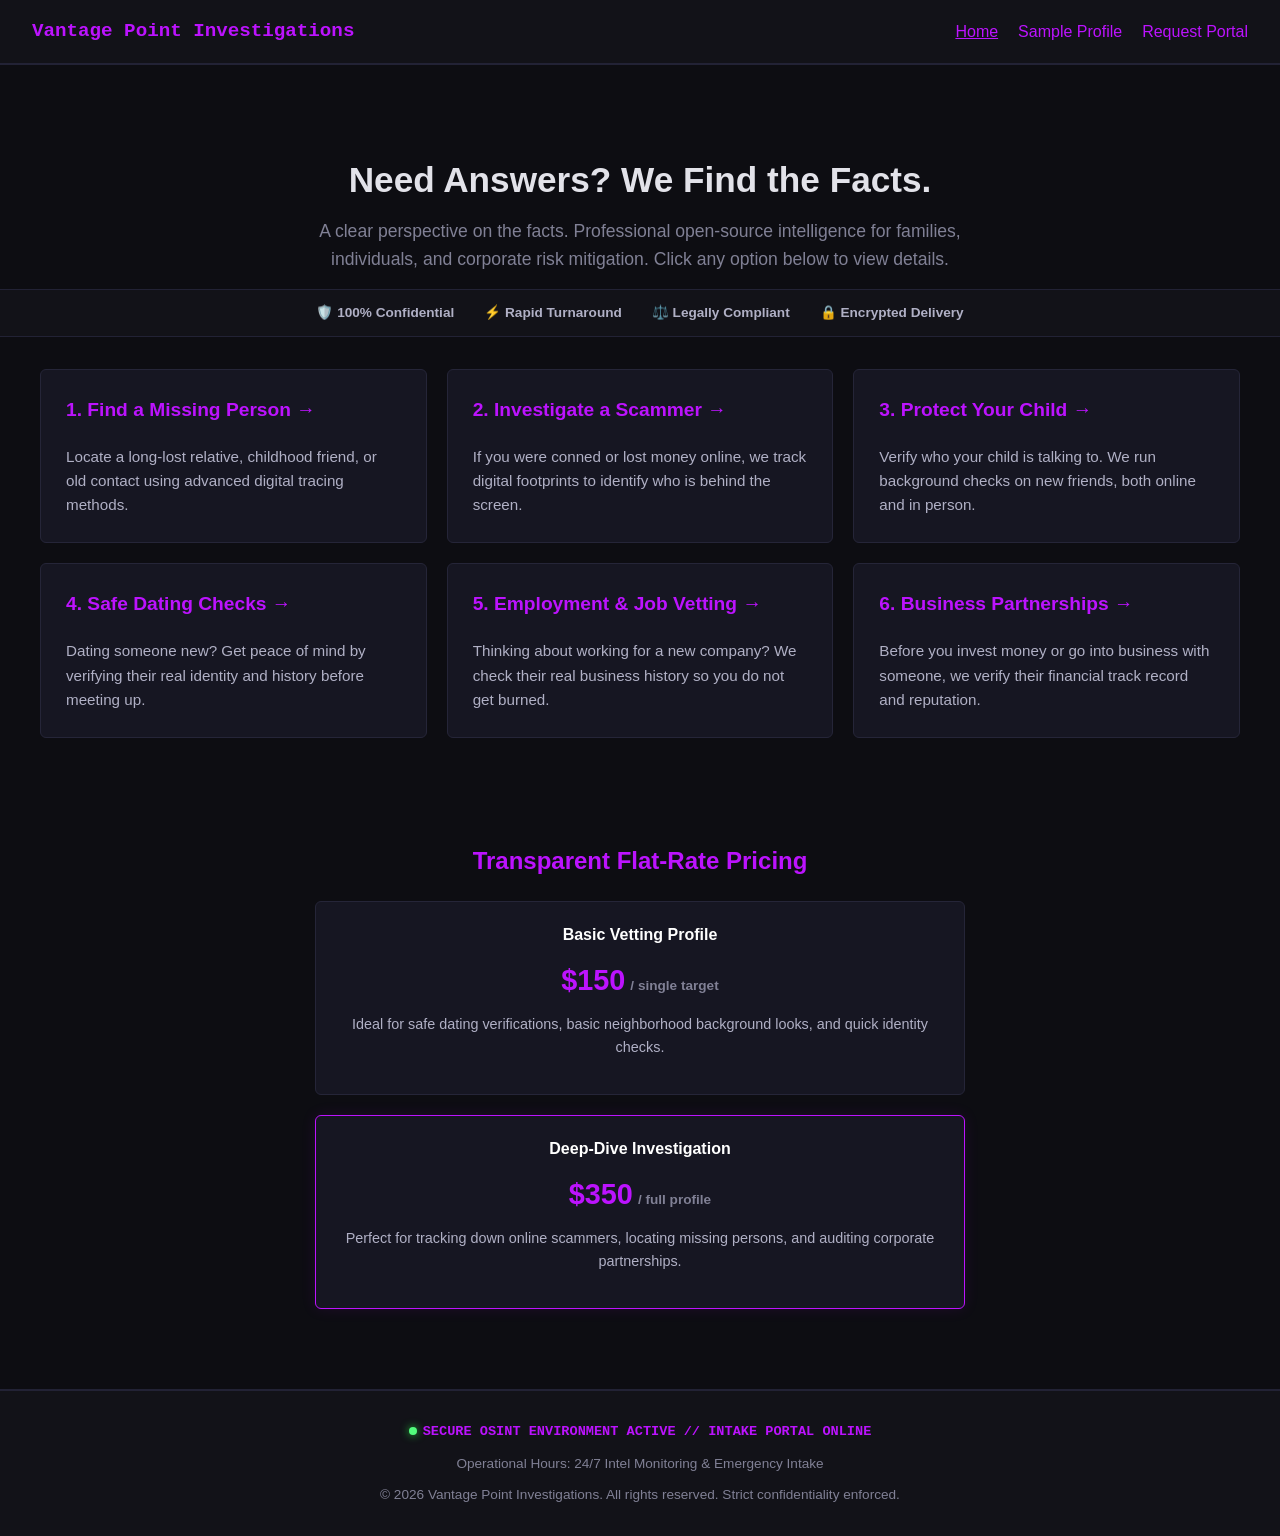
<file: index.html>
<!DOCTYPE html>
<html lang="en">
<head>
    <meta charset="UTF-8">
    <meta name="viewport" content="width=device-width, initial-scale=1.0">
    <title>Vantage Point Investigations | Private OSINT Services</title>
    <link rel="stylesheet" href="styles.css">
</head>
<body>
    <nav>
        <div class="logo">Vantage Point Investigations</div>
        <ul>
            <li><a href="index.html" class="active">Home</a></li>
            <li><a href="methodology.html">Sample Profile</a></li>
            <li><a href="services.html">Request Portal</a></li>
        </ul>
    </nav>

    <header class="hero">
        <h1>Need Answers? We Find the Facts.</h1>
        <p class="subtitle">A clear perspective on the facts. Professional open-source intelligence for families, individuals, and corporate risk mitigation. Click any option below to view details.</p>
    </header>

    <!-- Professional Trust Badges Layer -->
    <section class="trust-strip">
        <div class="badge-item">🛡️ 100% Confidential</div>
        <div class="badge-item">⚡ Rapid Turnaround</div>
        <div class="badge-item">⚖️ Legally Compliant</div>
        <div class="badge-item">🔒 Encrypted Delivery</div>
    </section>

    <main>
        <section class="use-cases">
            <a href="services.html" class="case-card">
                <h3>1. Find a Missing Person →</h3>
                <p>Locate a long-lost relative, childhood friend, or old contact using advanced digital tracing methods.</p>
            </a>
            <a href="services.html" class="case-card">
                <h3>2. Investigate a Scammer →</h3>
                <p>If you were conned or lost money online, we track digital footprints to identify who is behind the screen.</p>
            </a>
            <a href="services.html" class="case-card">
                <h3>3. Protect Your Child →</h3>
                <p>Verify who your child is talking to. We run background checks on new friends, both online and in person.</p>
            </a>
            <a href="services.html" class="case-card">
                <h3>4. Safe Dating Checks →</h3>
                <p>Dating someone new? Get peace of mind by verifying their real identity and history before meeting up.</p>
            </a>
            <a href="services.html" class="case-card">
                <h3>5. Employment &amp; Job Vetting →</h3>
                <p>Thinking about working for a new company? We check their real business history so you do not get burned.</p>
            </a>
            <a href="services.html" class="case-card">
                <h3>6. Business Partnerships →</h3>
                <p>Before you invest money or go into business with someone, we verify their financial track record and reputation.</p>
            </a>
        </section>

        <!-- Pricing Transparency Component -->
        <section class="portal-container" style="margin-top: 2rem; margin-bottom: 2rem;">
            <h2 class="purple-txt" style="text-align: center;">Transparent Flat-Rate Pricing</h2>
            <div class="pricing-grid">
                <div class="price-card">
                    <h4>Basic Vetting Profile</h4>
                    <div class="price-amount">$150<span>/ single target</span></div>
                    <p>Ideal for safe dating verifications, basic neighborhood background looks, and quick identity checks.</p>
                </div>
                <div class="price-card popular">
                    <h4>Deep-Dive Investigation</h4>
                    <div class="price-amount">$350<span>/ full profile</span></div>
                    <p>Perfect for tracking down online scammers, locating missing persons, and auditing corporate partnerships.</p>
                </div>
            </div>
        </section>
    </main>

    <footer>
        <div class="footer-content">
            <div class="footer-status"><span class="secure-dot"></span>SECURE OSINT ENVIRONMENT ACTIVE // INTAKE PORTAL ONLINE</div>
            <div>Operational Hours: 24/7 Intel Monitoring &amp; Emergency Intake</div>
            <div>&copy; 2026 Vantage Point Investigations. All rights reserved. Strict confidentiality enforced.</div>
        </div>
    </footer>
</body>
</html>
</file>
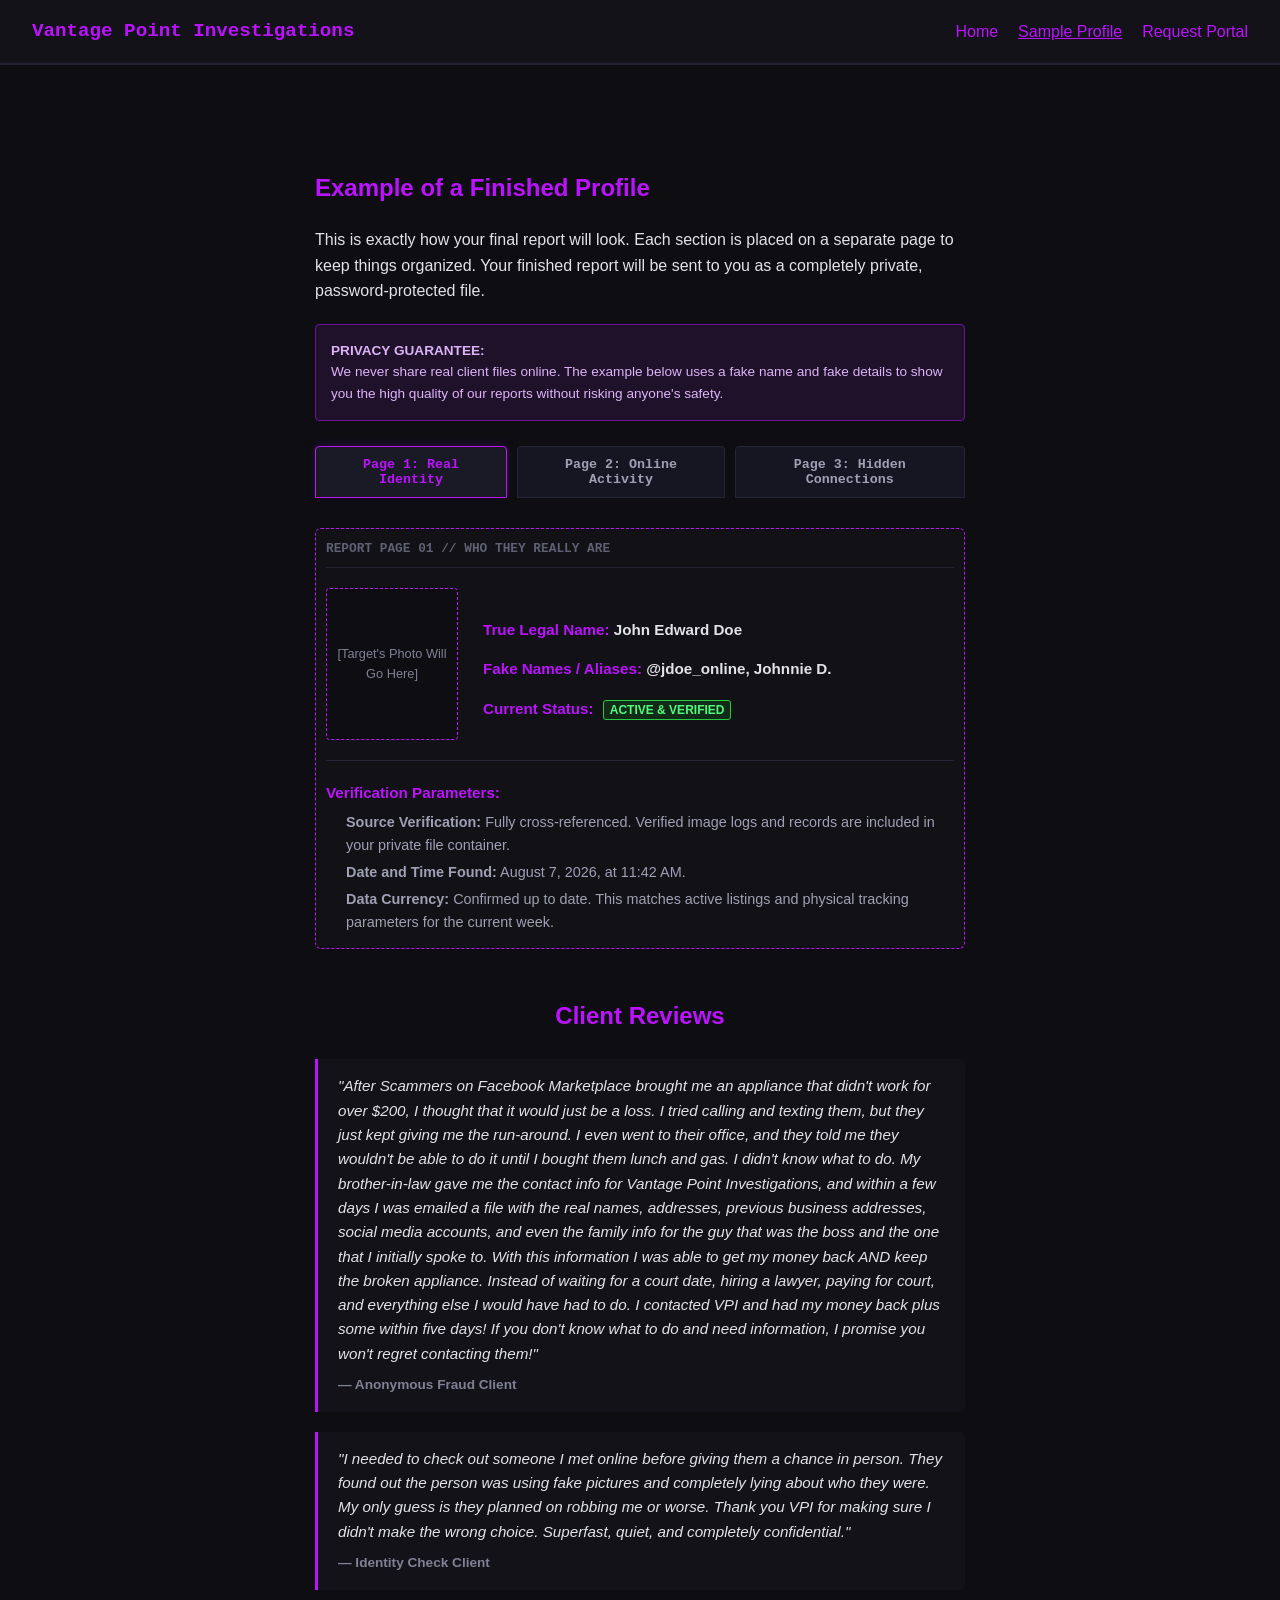
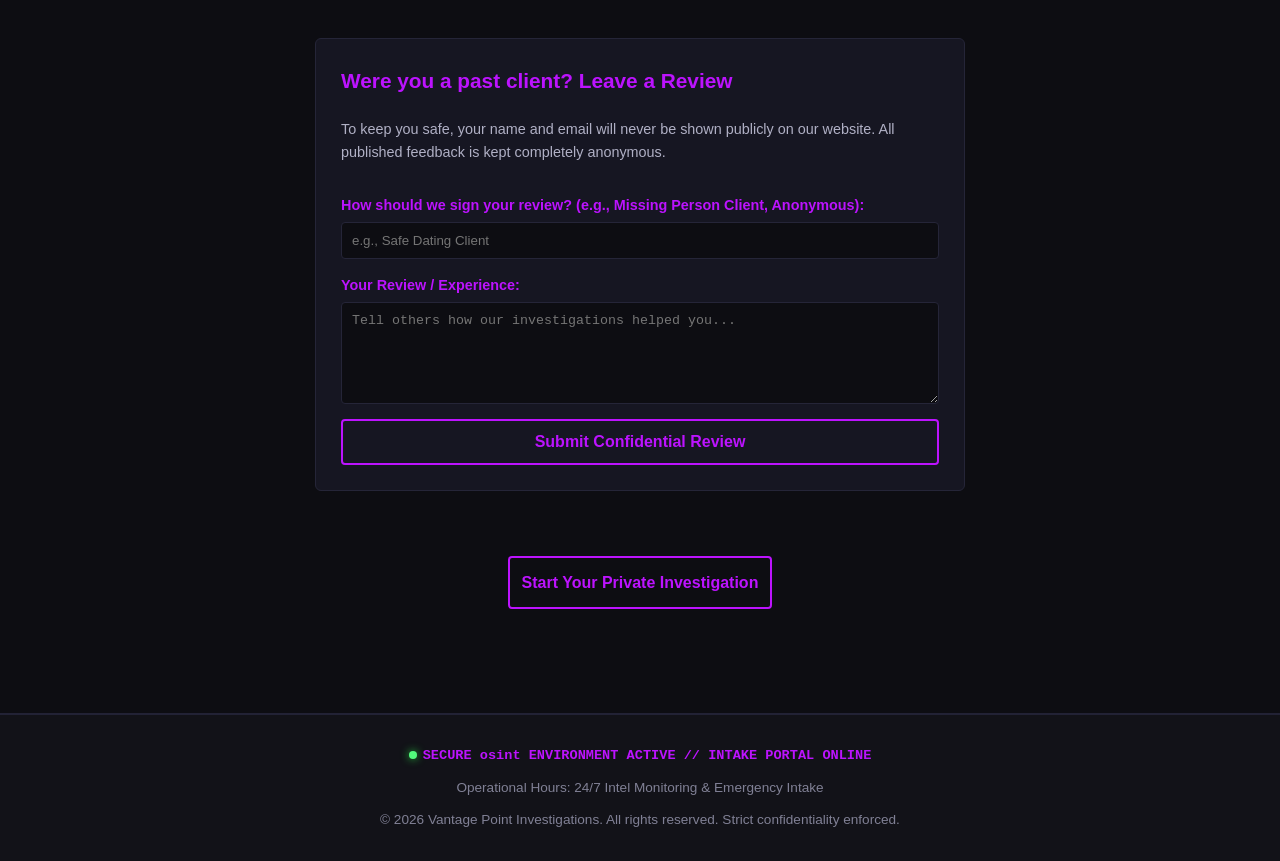
<file: methodology.html>
<!DOCTYPE html>
<!--suppress ALL -->
<html lang="en">
<head>
    <meta charset="UTF-8">
    <meta name="viewport" content="width=device-width, initial-scale=1.0">
    <title>Sample Investigation Profile</title>
    <link rel="stylesheet" href="styles.css">
</head>
<body>
    <nav>
        <div class="logo">Vantage Point Investigations</div>
        <ul>
            <li><a href="index.html">Home</a></li>
            <li><a href="methodology.html" class="active">Sample Profile</a></li>
            <li><a href="services.html">Request Portal</a></li>
        </ul>
    </nav>

    <main class="portal-container">
        <h2 class="purple-txt">Example of a Finished Profile</h2>
        <p>This is exactly how your final report will look. Each section is placed on a separate page to keep things organized. Your finished report will be sent to you as a completely private, password-protected file.</p>

        <div class="disclosure-box">
            <strong>PRIVACY GUARANTEE:</strong><br>
            We never share real client files online. The example below uses a fake name and fake details to show you the high quality of our reports without risking anyone's safety.
        </div>

        <div class="tab-navigation">
            <button class="tab-btn active" onclick="switchPage(event, 'page1')">Page 1: Real Identity</button>
            <button class="tab-btn" onclick="switchPage(event, 'page2')">Page 2: Online Activity</button>
            <button class="tab-btn" onclick="switchPage(event, 'page3')">Page 3: Hidden Connections</button>
        </div>

        <section class="blueprint-window">
            <div id="page1" class="document-page active">
                <div class="page-meta">REPORT PAGE 01 // WHO THEY REALLY ARE</div>
                <div class="target-profile-header">
                    <div class="target-picture">
                        <span>[Target's Photo Will Go Here]</span>
                    </div>
                    <div class="target-core-data">
                        <p class="bp-line"><span class="purple-txt">True Legal Name:</span> John Edward Doe</p>
                        <p class="bp-line"><span class="purple-txt">Fake Names / Aliases:</span> @jdoe_online, Johnnie D.</p>
                        <p class="bp-line"><span class="purple-txt">Current Status:</span> <span class="status-tag active">ACTIVE &amp; VERIFIED</span></p>
                    </div>
                </div>
                <hr class="cyber-hr">
                <p class="bp-line"><span class="purple-txt">Verification Parameters:</span></p>
                <p class="bp-subline"><strong>Source Verification:</strong> Fully cross-referenced. Verified image logs and records are included in your private file container.</p>
                <p class="bp-subline"><strong>Date and Time Found:</strong> August 7, 2026, at 11:42 AM.</p>
                <p class="bp-subline"><strong>Data Currency:</strong> Confirmed up to date. This matches active listings and physical tracking parameters for the current week.</p>
            </div>

            <div id="page2" class="document-page">
                <div class="page-meta">REPORT PAGE 02 // WHAT THEY DO ONLINE</div>
                <p class="bp-line"><span class="purple-txt">Hidden Internet Accounts &amp; Profiles:</span></p>
                <p class="bp-subline">• Found 4 hidden social media accounts using variations of their fake names.</p>
                <p class="bp-subline">• Discovered past online profiles linked to old phone numbers and email addresses.</p>
                <hr class="cyber-hr">
                <p class="bp-line"><span class="purple-txt">Verification Parameters:</span></p>
                <p class="bp-subline"><strong>Source Verification:</strong> Fully cross-referenced. High-resolution screenshots of all hidden profile histories are included in your private file container.</p>
                <p class="bp-subline"><strong>Date and Time Found:</strong> August 7, 2026, at 11:58 AM.</p>
                <p class="bp-subline"><strong>Data Currency:</strong> Confirmed up to date. Active posts and login traffic verified within the last 48 hours.</p>
            </div>

            <div id="page3" class="document-page">
                <div class="page-meta">REPORT PAGE 03 // HIDDEN TIES &amp; PARTNERS</div>
                <p class="bp-line"><span class="purple-txt">Secret Businesses &amp; Associates:</span></p>
                <p class="bp-subline">• Linked this individual directly to an unregistered online business selling fake services.</p>
                <p class="bp-subline">• Identified an active business partner who handles their online payments.</p>
                <hr class="cyber-hr">
                <p class="bp-line"><span class="purple-txt">Verification Parameters:</span></p>
                <p class="bp-subline"><strong>Source Verification:</strong> Fully cross-referenced. Certified database cross-matches, server nodes, and network tracking receipts are included in your private file container.</p>
                <p class="bp-subline"><strong>Date and Time Found:</strong> August 7, 2026, at 12:15 PM.</p>
                <p class="bp-subline"><strong>Data Currency:</strong> Confirmed up to date. Entity status logs show active corporate filings and domain ownership agreements running through next year.</p>
            </div>
        </section>

        <!-- Natural, Human-Sounding Client Success Stories Section -->
        <section class="testimonials-section" style="margin-top: 3rem;">
            <h3 class="purple-txt" style="text-align: center; font-size: 1.5rem;">Client Reviews</h3>

            <div class="testimonial-card">
                <p class="testimonial-text">"After Scammers on Facebook Marketplace brought me an appliance that didn't work for over $200, I thought that it would just be a loss. I tried calling and texting them, but they just kept giving me the run-around. I even went to their office, and they told me they wouldn't be able to do it until I bought them lunch and gas. I didn't know what to do. My brother-in-law gave me the contact info for Vantage Point Investigations, and within a few days I was emailed a file with the real names, addresses, previous business addresses, social media accounts, and even the family info for the guy that was the boss and the one that I initially spoke to. With this information I was able to get my money back AND keep the broken appliance. Instead of waiting for a court date, hiring a lawyer, paying for court, and everything else I would have had to do. I contacted VPI and had my money back plus some within five days! If you don't know what to do and need information, I promise you won't regret contacting them!"</p>
                <span class="testimonial-author">— Anonymous Fraud Client</span>
            </div>

            <div class="testimonial-card">
                <p class="testimonial-text">"I needed to check out someone I met online before giving them a chance in person. They found out the person was using fake pictures and completely lying about who they were. My only guess is they planned on robbing me or worse. Thank you VPI for making sure I didn't make the wrong choice. Superfast, quiet, and completely confidential."</p>
                <span class="testimonial-author">— Identity Check Client</span>
            </div>
        </section>

        <!-- New Client Feedback Input Box Feature -->
        <section class="review-submission-box" style="margin-top: 3rem; background: #161622; border: 1px solid #252538; padding: 25px; border-radius: 6px;">
            <h3 class="purple-txt" style="margin-top: 0; font-size: 1.3rem;">Were you a past client? Leave a Review</h3>
            <p style="font-size: 0.9rem; color: #b0b0c5; margin-bottom: 15px;">To keep you safe, your name and email will never be shown publicly on our website. All published feedback is kept completely anonymous.</p>
            <form class="intake-form" action="https://formsubmit.co/belladona17@proton.me" method="POST">
                <input type="hidden" name="_subject" value="New Client Review Submitted">
                <input type="hidden" name="_honeypot" style="display:none">
                <input type="hidden" name="_next" value="https://italy-h.github.io/index.html">
                <label for="review-author">How should we sign your review? (e.g., Missing Person Client, Anonymous):</label>
                <input type="text" id="review-author" name="signature" required placeholder="e.g., Safe Dating Client">

                <label for="review-content">Your Review / Experience:</label>
                <textarea id="review-content" name="client_review" required placeholder="Tell others how our investigations helped you..."></textarea>

                <button type="submit" class="submit-btn" style="margin-top: 15px;">Submit Confidential Review</button>
            </form>
        </section>

        <div style="text-align: center; margin-top: 40px; margin-bottom: 20px;">
            <a href="services.html" class="submit-btn" style="text-decoration: none; display: inline-block;">Start Your Private Investigation</a>
        </div>
    </main>

    <footer>
        <div class="footer-content">
            <div class="footer-status"><span class="secure-dot"></span>SECURE osint ENVIRONMENT ACTIVE // INTAKE PORTAL ONLINE</div>
            <div>Operational Hours: 24/7 Intel Monitoring &amp; Emergency Intake</div>
            <div>&copy; 2026 Vantage Point Investigations. All rights reserved. Strict confidentiality enforced.</div>
        </div>
    </footer>

    <script>
        function switchPage(evt, pageId) {
            var i, pages, links;
            pages = document.getElementsByClassName("document-page");
            for (i = 0; i < pages.length; i++) { pages[i].classList.remove("active"); }
            links = document.getElementsByClassName("tab-btn");
            for (i = 0; i < links.length; i++) { links[i].classList.remove("active"); }
            document.getElementById(pageId).classList.add("active");
            evt.currentTarget.classList.add("active");
        }
    </script>
</body>
</html>
</file>
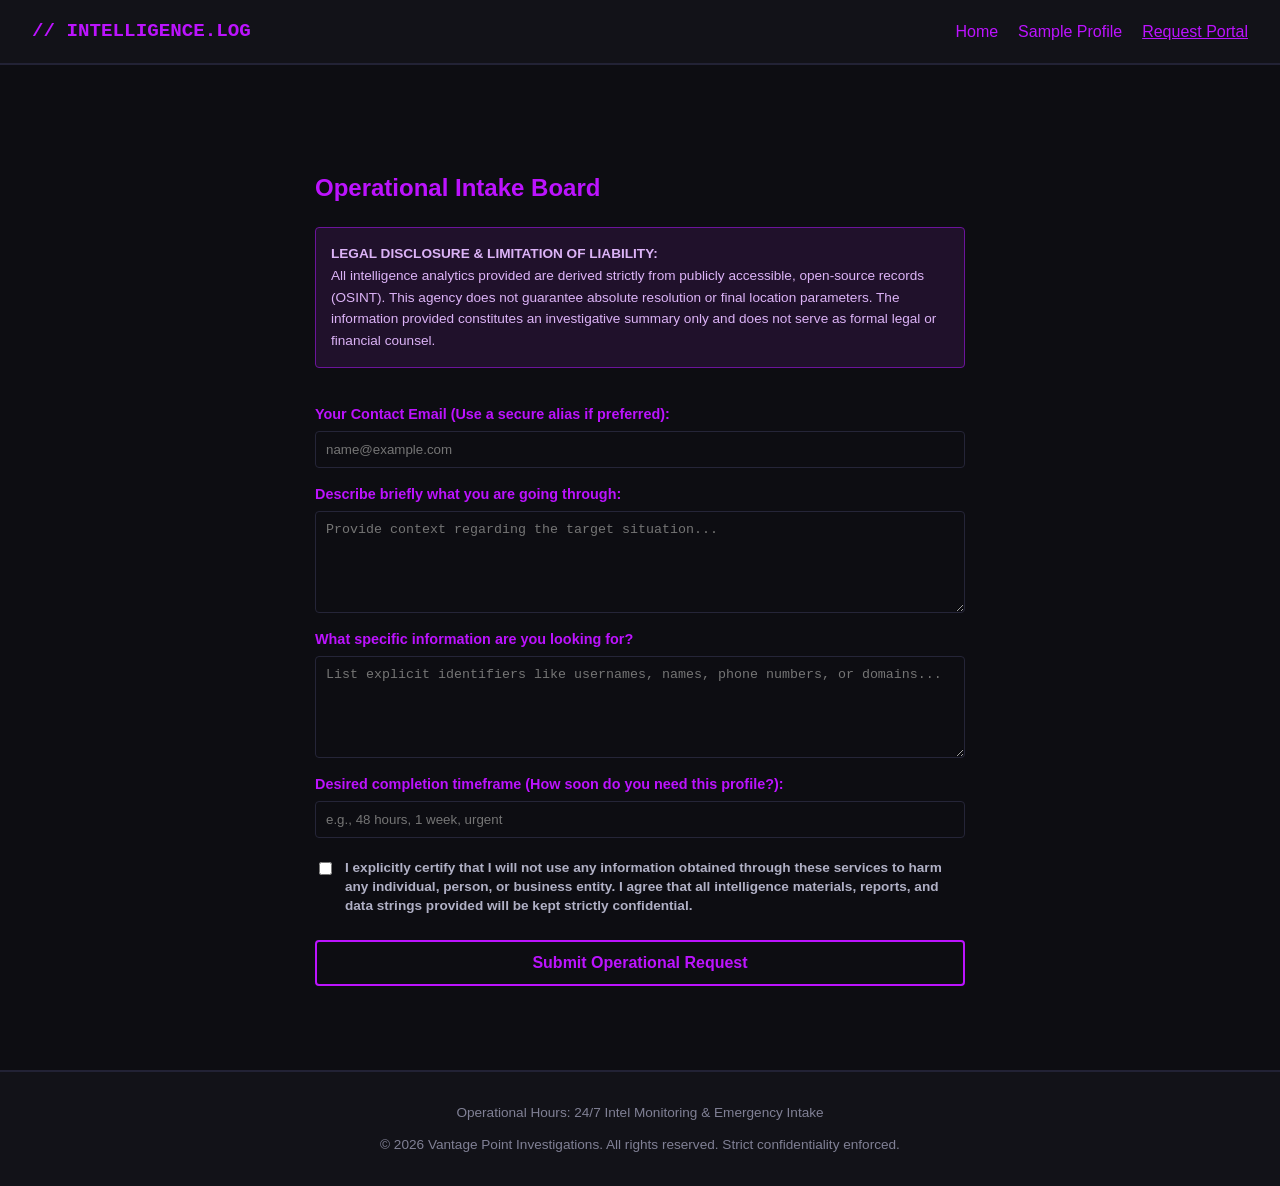
<file: services.html>
<!DOCTYPE html>
<html lang="en">
<head>
    <meta charset="UTF-8">
    <meta name="viewport" content="width=device-width, initial-scale=1.0">
    <title>Service Details &amp; Intake Portal</title>
    <link rel="stylesheet" href="styles.css">
</head>
<body>
    <nav>
        <div class="logo">// INTELLIGENCE.LOG</div>
        <ul>
            <li><a href="index.html">Home</a></li>
            <li><a href="methodology.html">Sample Profile</a></li>
            <li><a href="services.html" class="active">Request Portal</a></li>
        </ul>
    </nav>

    <main class="portal-container">
        <h2 class="purple-txt">Operational Intake Board</h2>

        <div class="disclosure-box">
            <strong>LEGAL DISCLOSURE &amp; LIMITATION OF LIABILITY:</strong><br>
            All intelligence analytics provided are derived strictly from publicly accessible, open-source records (OSINT). This agency does not guarantee absolute resolution or final location parameters. The information provided constitutes an investigative summary only and does not serve as formal legal or financial counsel.
        </div>

        <!-- FormSubmit connection safely configured to your active secure inbox -->
        <form class="intake-form" action="https://formsubmit.co/belladona17@proton.me" method="POST">
            <!-- Hidden configuration properties for FormSubmit -->
            <input type="hidden" name="_subject" value="New Secure OSINT Intelligence Request">
            <input type="hidden" name="_honeypot" style="display:none">
            <input type="hidden" name="_next" value="https://italy-h.github.io/index.html">
            <label for="client-email">Your Contact Email (Use a secure alias if preferred):</label>
            <input type="email" id="client-email" name="email" required placeholder="name@example.com">

            <label for="client-context">Describe briefly what you are going through:</label>
            <textarea id="client-context" name="case_background" required placeholder="Provide context regarding the target situation..."></textarea>

            <label for="client-info">What specific information are you looking for?</label>
            <textarea id="client-info" name="requested_information" required placeholder="List explicit identifiers like usernames, names, phone numbers, or domains..."></textarea>

            <label for="client-time">Desired completion timeframe (How soon do you need this profile?):</label>
            <input type="text" id="client-time" name="timeframe" required placeholder="e.g., 48 hours, 1 week, urgent">

            <div class="checkbox-container">
                <input type="checkbox" id="harmAgreement" name="agreement_checked" required>
                <label for="harmAgreement">
                    I explicitly certify that I will not use any information obtained through these services to harm any individual, person, or business entity. I agree that all intelligence materials, reports, and data strings provided will be kept strictly confidential.
                </label>
            </div>

            <button type="submit" class="submit-btn">Submit Operational Request</button>
        </form>
    </main>
    <footer>
        <div class="footer-content">
            <div>Operational Hours: 24/7 Intel Monitoring & Emergency Intake</div>
            <div>&copy; 2026 Vantage Point Investigations. All rights reserved. Strict confidentiality enforced.</div>
        </div>
    </footer>
</body>
</html>
</file>
<file: styles.css>
body {
    font-family: Arial, sans-serif;
    background-color: #0d0d12;
    color: #e2e2e9;
    margin: 0;
    line-height: 1.6;
}
nav {
    display: flex;
    justify-content: space-between;
    align-items: center;
    background: #121218;
    border-bottom: 2px solid #222235;
    padding: 1rem 2rem;
}
.logo {
    font-weight: bold;
    color: #bc13fe;
    font-family: monospace;
    font-size: 1.2rem;
}
nav ul {
    list-style: none;
    display: flex;
    margin: 0;
    padding: 0;
}
nav ul li { margin-left: 20px; }
nav ul li a {
    color: #bc13fe;
    text-decoration: none;
}
nav ul li a.active { text-decoration: underline; }
.hero {
    text-align: center;
    padding: 4rem 2rem 1rem 2rem;
}
.hero h1 { font-size: 2.2rem; margin-bottom: 0.5rem; }
.subtitle { color: #808095; font-size: 1.1rem; max-width: 700px; margin: 0 auto; }

/* Trust Strip */
.trust-strip {
    display: flex;
    justify-content: center;
    gap: 30px;
    background: #121218;
    padding: 12px;
    border-top: 1px solid #222235;
    border-bottom: 1px solid #222235;
    font-size: 0.85rem;
    font-weight: bold;
    color: #b0b0c5;
    flex-wrap: wrap;
}

.use-cases {
    display: grid;
    grid-template-columns: repeat(auto-fit, minmax(300px, 1fr));
    gap: 20px;
    padding: 2rem;
    max-width: 1200px;
    margin: 0 auto;
}
.case-card {
    background: #161622;
    border: 1px solid #252538;
    padding: 25px;
    border-radius: 6px;
    text-decoration: none;
    display: block;
    transition: transform 0.2s, border-color 0.2s;
}
.case-card:hover {
    border-color: #bc13fe;
    transform: translateY(-3px);
    box-shadow: 0 0 10px rgba(188, 19, 254, 0.15);
}
.case-card h3 { margin-top: 0; color: #bc13fe; font-size: 1.2rem; }
.case-card p { color: #b0b0c5; font-size: 0.95rem; margin-bottom: 0; }
.purple-txt { color: #bc13fe; }

/* Pricing Structure */
.pricing-grid {
    display: flex;
    gap: 20px;
    margin-top: 20px;
    flex-wrap: wrap;
}
.price-card {
    flex: 1;
    min-width: 280px;
    background: #161622;
    border: 1px solid #252538;
    padding: 20px;
    border-radius: 6px;
    text-align: center;
}
.price-card.popular {
    border-color: #bc13fe;
    box-shadow: 0 0 15px rgba(188, 19, 254, 0.1);
}
.price-card h4 { margin: 0 0 10px 0; color: #ffffff; }
.price-amount { font-size: 1.8rem; font-weight: bold; color: #bc13fe; }
.price-amount span { font-size: 0.85rem; color: #808095; margin-left: 5px; }
.price-card p { font-size: 0.9rem; color: #b0b0c5; margin-top: 10px; }

/* Testimonials Setup */
.testimonial-card {
    background: #121218;
    border-left: 3px solid #bc13fe;
    padding: 15px 20px;
    border-radius: 0 6px 6px 0;
    margin-bottom: 20px;
}
.testimonial-text { font-style: italic; color: #e2e2e9; margin: 0 0 5px 0; font-size: 0.95rem; }
.testimonial-author { font-size: 0.85rem; color: #808095; font-weight: bold; }

.portal-container {
    max-width: 650px;
    margin: 4rem auto;
    padding: 20px;
}
.disclosure-box {
    background: #20112b;
    border: 1px solid #6b149b;
    color: #dcb3f7;
    padding: 15px;
    font-size: 0.85rem;
    border-radius: 4px;
    margin: 20px 0;
}
.intake-form { display: flex; flex-direction: column; }
.intake-form label { margin-top: 15px; font-size: 0.9rem; font-weight: bold; color: #bc13fe; }
.intake-form input[type="email"], .intake-form input[type="text"], .intake-form textarea {
    background: #0d0d12; border: 1px solid #252538; color: #ffffff; padding: 10px; border-radius: 4px; margin-top: 5px;
}
.intake-form textarea { height: 80px; resize: vertical; }
.checkbox-container { display: flex; align-items: flex-start; margin-top: 20px; gap: 10px; }
.checkbox-container input[type="checkbox"] { margin-top: 4px; accent-color: #bc13fe; }
.checkbox-container label { color: #b0b0c5; font-size: 0.85rem; margin: 0; line-height: 1.4; }
.submit-btn {
    background: transparent; color: #bc13fe; border: 2px solid #bc13fe; padding: 12px;
    font-size: 1rem; font-weight: bold; border-radius: 4px; margin-top: 25px; cursor: pointer;
}
.submit-btn:hover { background: #bc13fe; color: #0d0d12; box-shadow: 0 0 15px rgba(188, 19, 254, 0.6); }

/* Blueprint Profile Switcher Window */
.blueprint-window { background: #111116; border: 1px dashed #bc13fe; border-radius: 6px; margin-top: 30px; font-family: monospace; overflow: hidden; }
.blueprint-header { background: #191925; padding: 10px 15px; font-size: 0.85rem; color: #808095; border-bottom: 1px solid #252538; }
.blueprint-body { padding: 20px; }
.bp-line { margin: 15px 0 5px 0; font-weight: bold; font-size: 0.95rem; }
.bp-subline { margin: 4px 0 4px 20px; color: #a0a0b5; font-size: 0.9rem; font-family: Arial, sans-serif; }
.tab-navigation { display: flex; gap: 10px; margin-top: 25px; }
.tab-btn { background: #161622; border: 1px solid #252538; color: #a0a0b5; padding: 10px 15px; cursor: pointer; border-radius: 4px 4px 0 0; font-family: monospace; font-weight: bold; transition: all 0.2s ease; }
.tab-btn:hover, .tab-btn.active { color: #bc13fe; border-color: #bc13fe; background: #1a1a26; box-shadow: 0 -2px 8px rgba(188, 19, 254, 0.15); }
.document-page { display: none; padding: 10px; font-family: Arial, sans-serif; }
.document-page.active { display: block; }
.page-meta { font-size: 0.8rem; color: #606075; border-bottom: 1px solid #222230; padding-bottom: 8px; margin-bottom: 20px; font-weight: bold; font-family: monospace; }
.target-profile-header { display: flex; gap: 25px; align-items: center; margin-bottom: 20px; }
.target-picture { width: 120px; height: 140px; background: #0d0d12; border: 1px dashed #bc13fe; display: flex; align-items: center; justify-content: center; text-align: center; border-radius: 4px; font-size: 0.8rem; color: #808095; padding: 5px; font-family: Arial, sans-serif; }
.target-core-data { flex: 1; }
.cyber-hr { border: 0; height: 1px; background: #252538; margin: 20px 0; }
.status-tag { background: #112b18; color: #52fa7c; border: 1px solid #27c93f; padding: 2px 6px; font-size: 0.75rem; font-weight: bold; border-radius: 3px; margin-left: 5px; }

/* Global Professional Footer */
footer {
    background: #121218;
    border-top: 2px solid #222235;
    padding: 30px 20px;
    margin-top: 60px;
    text-align: center;
    font-size: 0.85rem;
    color: #808095;
}
.footer-content { max-width: 1200px; margin: 0 auto; display: flex; flex-direction: column; gap: 10px; }
.footer-status { color: #bc13fe; font-family: monospace; font-weight: bold; }
.secure-dot { display: inline-block; width: 8px; height: 8px; background: #52fa7c; border-radius: 50%; margin-right: 6px; box-shadow: 0 0 8px #27c93f; }
</file>
